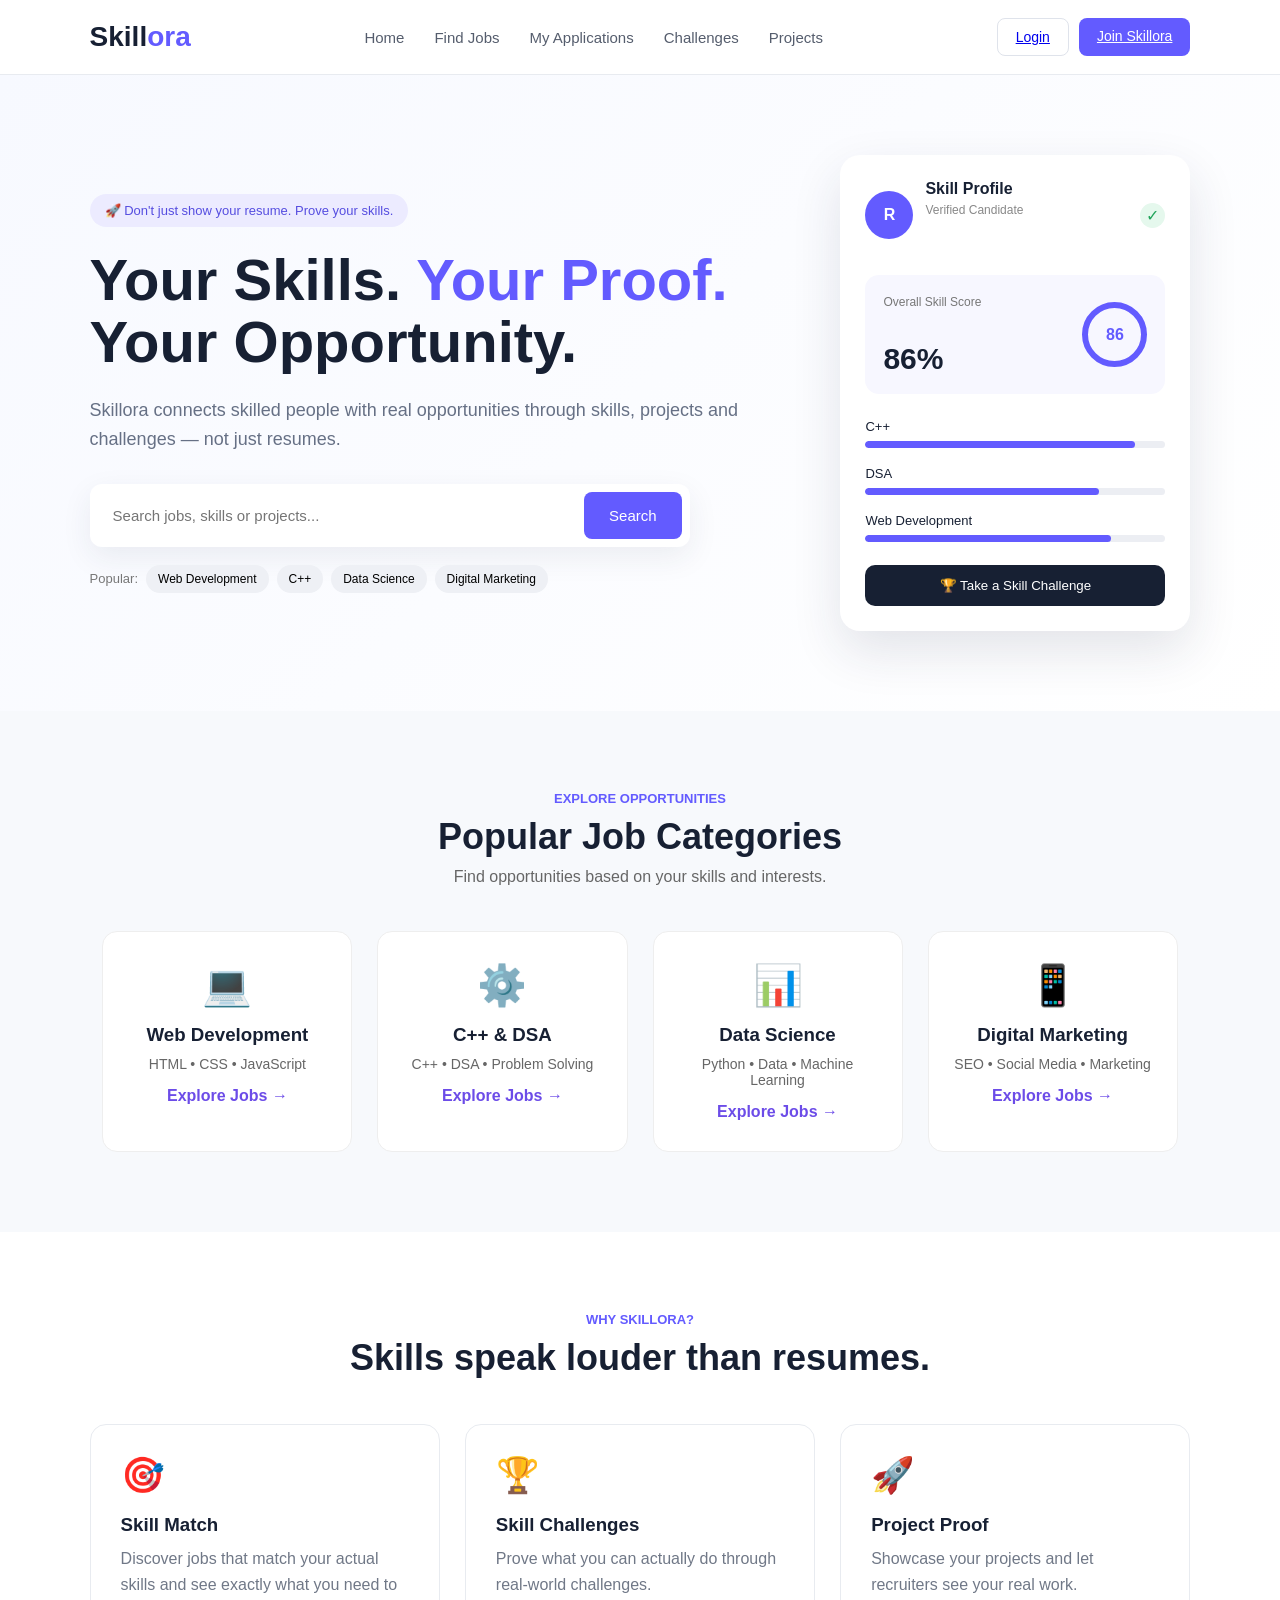
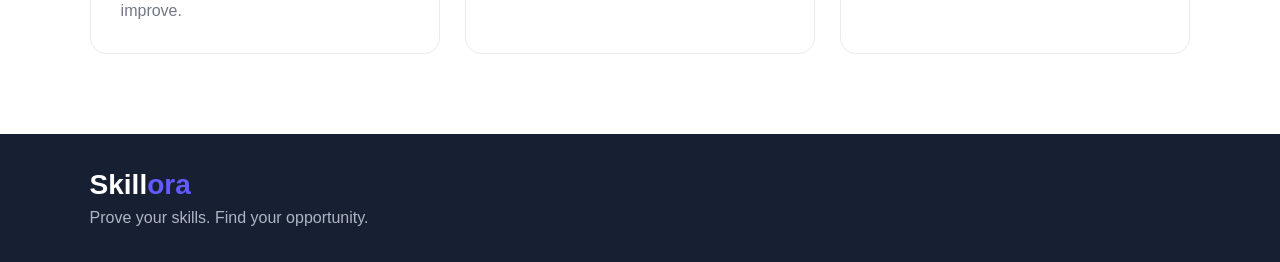
<file: index.html>
<!DOCTYPE html>
<html lang="en">
<head>
    <meta charset="UTF-8">

    <meta name="viewport" content="width=device-width, initial-scale=1.0">

    <title>Skillora - Prove Your Skills</title>

    <link rel="stylesheet" href="style.css">
</head>

<body>

    <!-- Navigation -->
    <nav class="navbar">

        <div class="logo">
            Skill<span>ora</span>
        </div>
        <div class="nav-links">
    <a href="index.html">Home</a>
    <a href="jobs.html">Find Jobs</a>
    <a href="my-applications.html">My Applications</a>
   <a href="challenges.html">Challenges</a>
    <a href="#">Projects</a>
</div>

       <div class="nav-buttons" id="navButtons">
    <a href="login.html" class="login-btn">Login</a>
    <a href="signup.html" class="signup-btn">Join Skillora</a>
</div>

    </nav>


    <!-- Hero Section -->
    <section class="hero">
        <div class="hero-content">

    <div class="badge">

                🚀 Don't just show your resume. Prove your skills.
            </div>

            <h1>
                Your Skills.
                <span>Your Proof.</span>
                Your Opportunity.
            </h1>

            <p>
                Skillora connects skilled people with real opportunities
                through skills, projects and challenges — not just resumes.
            </p>

            <div class="search-box">

                <input
                    type="text"
                    placeholder="Search jobs, skills or projects..."
                >

                <button onclick="searchJobs()">
                    Search
                </button>

            </div>

            <div class="quick-links">

                <span>Popular:</span>

                <button>Web Development</button>
                <button>C++</button>
                <button>Data Science</button>
                <button>Digital Marketing</button>

            </div>

        </div>


        <!-- Skill Card -->
        <div class="skill-card">

            <div class="card-top">
               <div class="profile-circle" id="profileInitial">
    R
</div>
                <div>
                  <h3 id="profileName">Skill Profile</h3>
<p id="profileEducation">Verified Candidate</p>
                </div>

                <span class="verified">✓</span>
            </div>


            <div class="skill-score">

                <div>
                    <p>Overall Skill Score</p>
                    <h2>86%</h2>
                </div>

                <div class="circle">
                    86
                </div>

            </div>


            <div class="skills">

      <div class="skills" id="profileSkills">

    <div class="skill">
        <span>C++</span>
        <div class="bar">
            <div style="width: 90%;"></div>
        </div>
    </div>

    <div class="skill">
        <span>DSA</span>
        <div class="bar">
            <div style="width: 78%;"></div>
        </div>
    </div>

    <div class="skill">
        <span>Web Development</span>
        <div class="bar">
            <div style="width: 82%;"></div>
        </div>
    </div>

</div>


            <button class="challenge-btn">
                🏆 Take a Skill Challenge
            </button>

        </div>

    </section>

    <!-- Popular Job Categories -->

<section class="categories">

    <div class="section-title">
        <p>EXPLORE OPPORTUNITIES</p>

        <h2>Popular Job Categories</h2>

        <span>
            Find opportunities based on your skills and interests.
        </span>
    </div>

    <div class="category-container">

        <div class="category-card">
            <div class="category-icon">💻</div>
            <h3>Web Development</h3>
            <p>HTML • CSS • JavaScript</p>
            <a href="jobs.html">Explore Jobs →</a>
        </div>

        <div class="category-card">
            <div class="category-icon">⚙️</div>
            <h3>C++ & DSA</h3>
            <p>C++ • DSA • Problem Solving</p>
            <a href="jobs.html">Explore Jobs →</a>
        </div>

        <div class="category-card">
            <div class="category-icon">📊</div>
            <h3>Data Science</h3>
            <p>Python • Data • Machine Learning</p>
            <a href="jobs.html">Explore Jobs →</a>
        </div>

        <div class="category-card">
            <div class="category-icon">📱</div>
            <h3>Digital Marketing</h3>
            <p>SEO • Social Media • Marketing</p>
            <a href="jobs.html">Explore Jobs →</a>
        </div>

    </div>

</section>
    <!-- Features -->
    <section class="features">

        <div class="section-title">
            <p>WHY SKILLORA?</p>

            <h2>
                Skills speak louder than resumes.
            </h2>
        </div>


        <div class="feature-container">

            <div class="feature-card">
                <div class="icon">🎯</div>

                <h3>Skill Match</h3>

                <p>
                    Discover jobs that match your actual skills
                    and see exactly what you need to improve.
                </p>
            </div>


            <div class="feature-card">
                <div class="icon">🏆</div>

                <h3>Skill Challenges</h3>

                <p>
                    Prove what you can actually do through
                    real-world challenges.
                </p>
            </div>


            <div class="feature-card">
                <div class="icon">🚀</div>

                <h3>Project Proof</h3>

                <p>
                    Showcase your projects and let recruiters
                    see your real work.
                </p>
            </div>

        </div>

    </section>


    <!-- Footer -->
    <footer>

        <div class="logo">
            Skill<span>ora</span>
        </div>

        <p>
            Prove your skills. Find your opportunity.
        </p>

    </footer>


    <script src="script.js"></script>

</body>
</html>
</file>
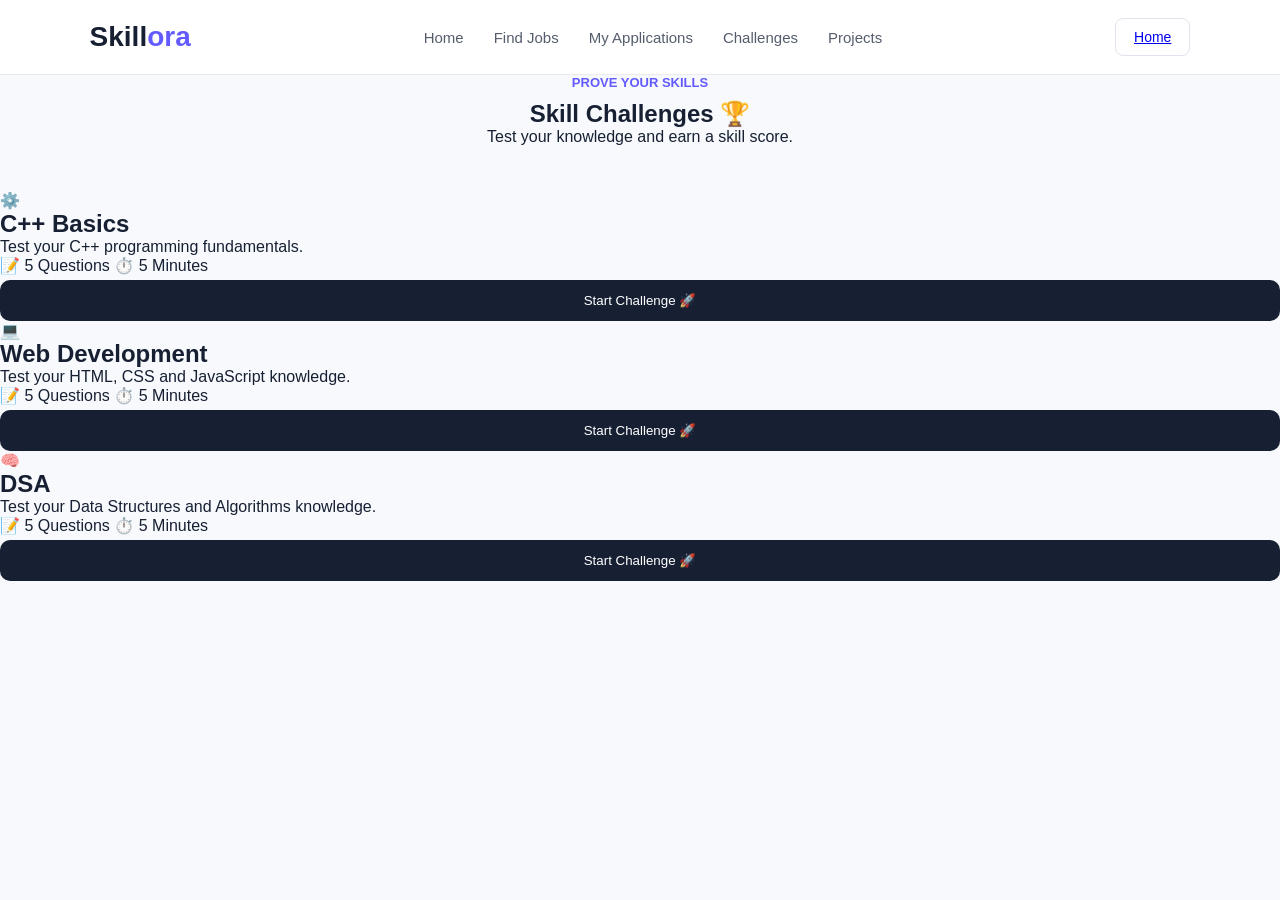
<file: challenges.html>
<!DOCTYPE html>
<html lang="en">

<head>
    <meta charset="UTF-8">
    <meta name="viewport" content="width=device-width, initial-scale=1.0">

    <title>Skill Challenges - Skillora</title>

    <link rel="stylesheet" href="style.css">
</head>

<body>

    <!-- Navigation -->

    <nav class="navbar">

        <div class="logo">
            Skill<span>ora</span>
        </div>

        <div class="nav-links">

            <a href="index.html">Home</a>

            <a href="jobs.html">Find Jobs</a>

            <a href="my-applications.html">My Applications</a>

            <a href="challenges.html">Challenges</a>

            <a href="#">Projects</a>

        </div>

        <div class="nav-buttons">

            <a href="index.html" class="login-btn">
                Home
            </a>

        </div>

    </nav>


    <!-- Challenge Section -->

    <section class="challenge-page">

        <div class="section-title">

            <p>PROVE YOUR SKILLS</p>

            <h1>Skill Challenges 🏆</h1>

            <span>
                Test your knowledge and earn a skill score.
            </span>

        </div>


        <div class="challenge-container">


            <!-- C++ Challenge -->

            <div class="challenge-card">

                <div class="challenge-icon">
                    ⚙️
                </div>

                <h2>C++ Basics</h2>

                <p>
                    Test your C++ programming fundamentals.
                </p>

                <div class="challenge-info">

                    <span>📝 5 Questions</span>

                    <span>⏱️ 5 Minutes</span>

                </div>

                <button
                    class="challenge-btn"
                    onclick="startChallenge()">

                    Start Challenge 🚀

                </button>

            </div>


            <!-- Web Challenge -->

            <div class="challenge-card">

                <div class="challenge-icon">
                    💻
                </div>

                <h2>Web Development</h2>

                <p>
                    Test your HTML, CSS and JavaScript knowledge.
                </p>

                <div class="challenge-info">

                    <span>📝 5 Questions</span>

                    <span>⏱️ 5 Minutes</span>

                </div>

                <button
                    class="challenge-btn"
                    onclick="alert('Web Development Challenge coming soon! 🚀')">

                    Start Challenge 🚀

                </button>

            </div>


            <!-- DSA Challenge -->

            <div class="challenge-card">

                <div class="challenge-icon">
                    🧠
                </div>

                <h2>DSA</h2>

                <p>
                    Test your Data Structures and Algorithms knowledge.
                </p>

                <div class="challenge-info">

                    <span>📝 5 Questions</span>

                    <span>⏱️ 5 Minutes</span>

                </div>

                <button
                    class="challenge-btn"
                    onclick="alert('DSA Challenge coming soon! 🚀')">

                    Start Challenge 🚀

                </button>

            </div>

        </div>

    </section>


    <script src="script.js"></script>

</body>

</html>
</file>
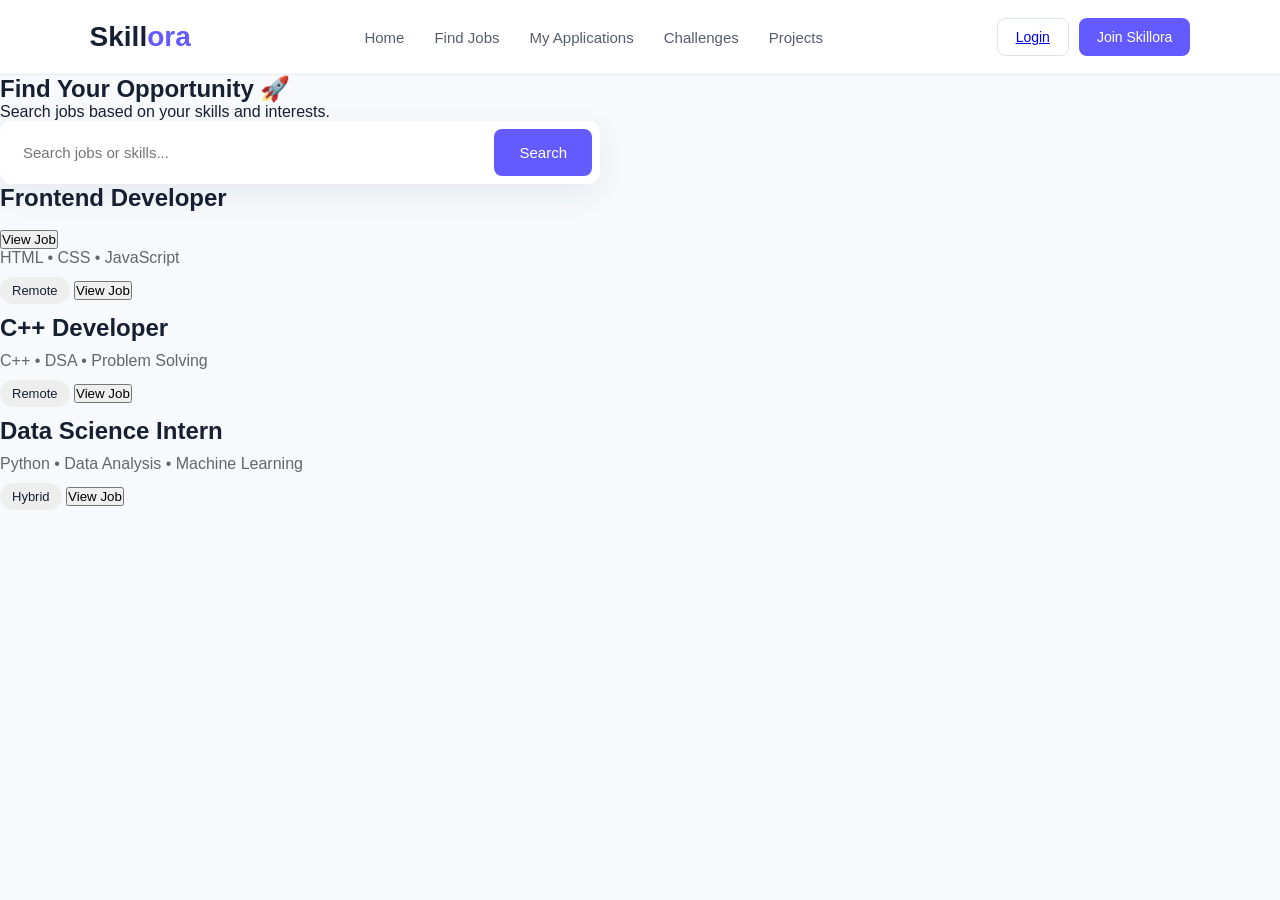
<file: jobs.html>
<!DOCTYPE html>
<html lang="en">
<head>
    <meta charset="UTF-8">
    <meta name="viewport" content="width=device-width, initial-scale=1.0">

    <title>Find Jobs - Skillora</title>

    <link rel="stylesheet" href="style.css">
</head>

<body>

    <nav class="navbar">

        <div class="logo">
            Skill<span>ora</span>
        </div>

        <div class="nav-links">
            <a href="index.html">Home</a>
            <a href="jobs.html">Find Jobs</a>
            <a href="my-applications.html">My Applications</a>
            <a href="#">Challenges</a>
            <a href="#">Projects</a>
        </div>

        <div class="nav-buttons">
            <a href="login.html" class="login-btn">Login</a>
            <button class="signup-btn">Join Skillora</button>
        </div>

    </nav>

    <section class="jobs-page">
        <style>
.job-card {
    transition: 0.3s;
    position: relative;
}

.job-card:hover {
    transform: translateY(-5px);
    box-shadow: 0 10px 25px rgba(0,0,0,0.12);
}

.job-card h2 {
    margin-bottom: 10px;
}

.job-card p {
    color: #666;
}

.job-card span {
    display: inline-block;
    margin: 10px 0;
    padding: 6px 12px;
    background: #eee;
    border-radius: 20px;
    font-size: 13px;
}

.job-card button {
    margin-top: 8px;
}
</style>

        <h1>Find Your Opportunity 🚀</h1>

        <p>
            Search jobs based on your skills and interests.
        </p>

        <div class="search-box">

            <input
                type="text"
                id="jobSearch"
                placeholder="Search jobs or skills..."
            >
            <script>
document.getElementById("jobSearch").addEventListener("keydown", function(event) {
    if (event.key === "Enter") {
        searchJobs();
    }
});
</script>

            <button onclick="searchJobs()">
                Search
            </button>

        </div>

        <div class="jobs-container">

            <div class="job-card">

                <h2>Frontend Developer</h2>
                <button onclick="openJob('Frontend Developer')">View Job</button>

                <p>HTML • CSS • JavaScript</p>

                <span>Remote</span>
                <button onclick="openJob('Frontend Developer')">View Job</button>

            </div>

            <div class="job-card">

                <h2>C++ Developer</h2>

                <p>C++ • DSA • Problem Solving</p>

                <span>Remote</span>
    <button onclick="openJob('C++ Developer')">View Job</button>

            </div>

            <div class="job-card">

                <h2>Data Science Intern</h2>

                <p>Python • Data Analysis • Machine Learning</p>

                <span>Hybrid</span>

                <button onclick="openJob('Data Science Intern')">View Job</button>

            </div>

        </div>

    </section>

    <script src="script.js"></script>

</body>
</html>
</file>
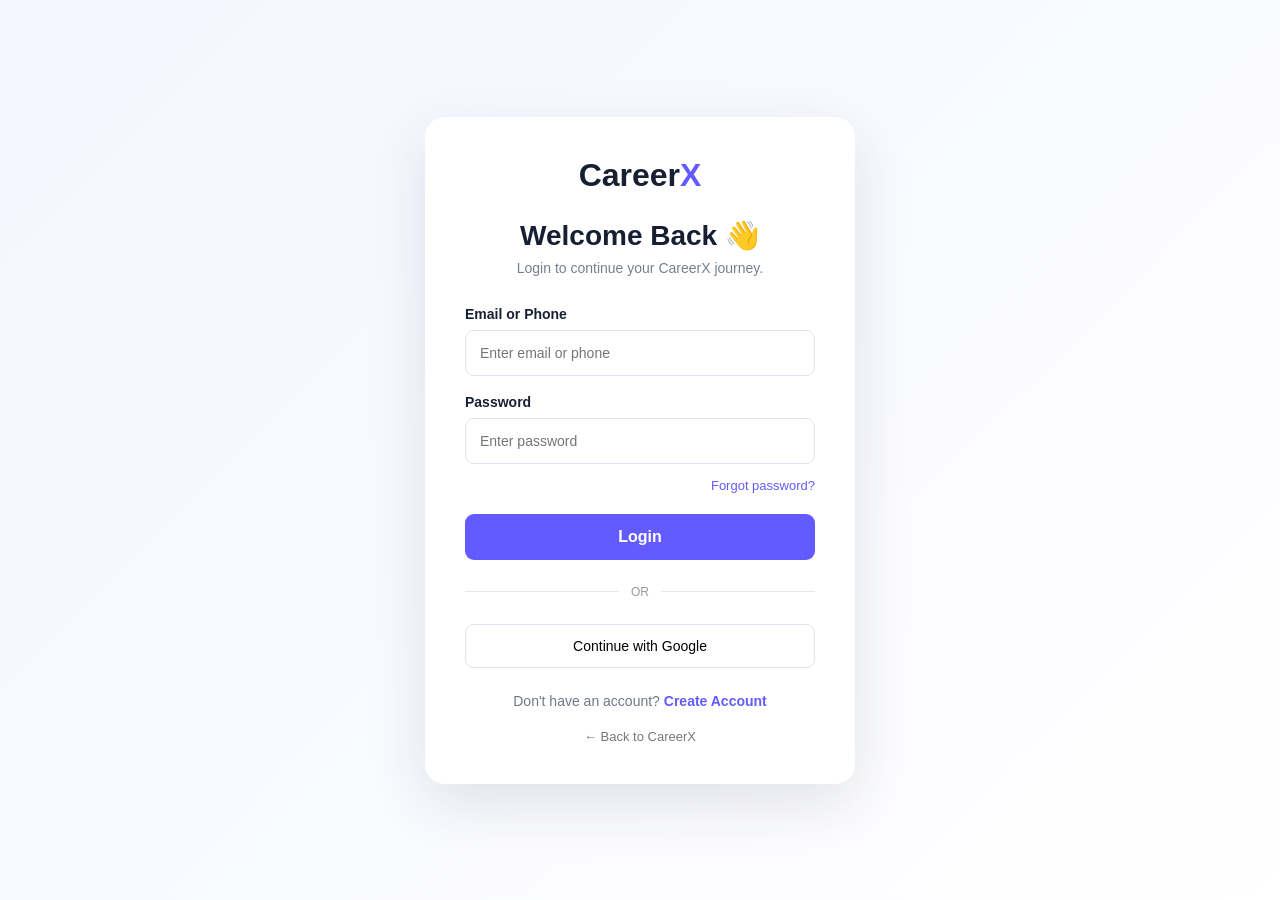
<file: login.html>
<!DOCTYPE html>
<html lang="en">
<head>
    <meta charset="UTF-8">
    <meta name="viewport" content="width=device-width, initial-scale=1.0">

    <title>Login - CareerX</title>

    <link rel="stylesheet" href="style.css">
</head>

<body class="login-page">

    <div class="login-container">

        <div class="login-logo">
            Career<span>X</span>
        </div>

        <h1>Welcome Back 👋</h1>

        <p class="login-subtitle">
            Login to continue your CareerX journey.
        </p>

        <form id="loginForm">

            <label>Email or Phone</label>

            <input
                type="text"
                id="loginEmail"
                placeholder="Enter email or phone"
                required
            >

            <label>Password</label>

            <input
                type="password"
                id="loginPassword"
                placeholder="Enter password"
                required
            >

            <div class="forgot">
                <a href="#">Forgot password?</a>
            </div>

            <button type="submit" class="login-main-btn">
                Login
            </button>

        </form>

        <div class="divider">
            <span>OR</span>
        </div>

        <button class="google-btn" type="button">
            Continue with Google
        </button>

        <p class="create-account">
            Don't have an account?
            <a href="signup.html">Create Account</a>
        </p>

        <a href="index.html" class="back-home">
            ← Back to CareerX
        </a>

    </div>

    <script src="script.js"></script>

</body>
</html>
</file>
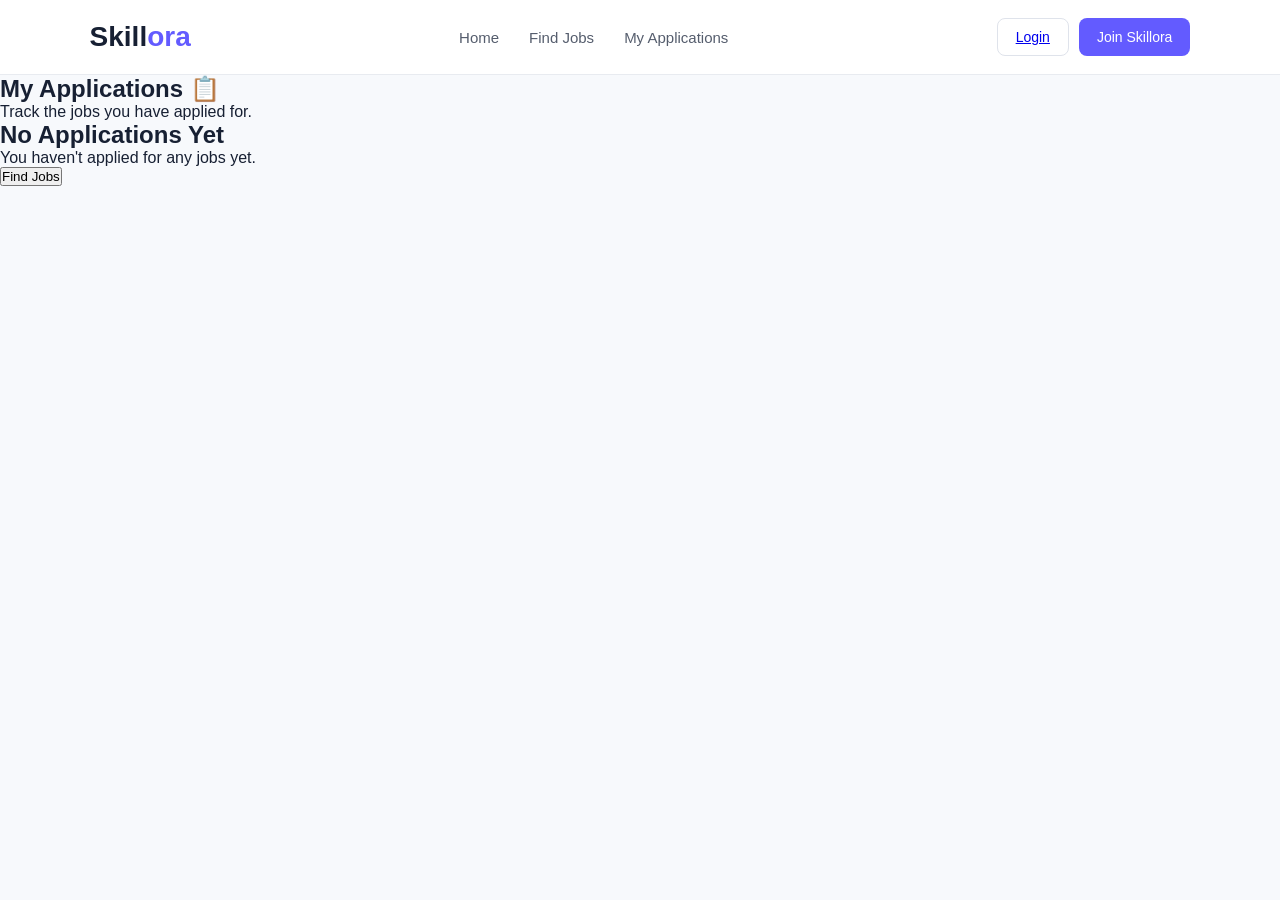
<file: my-applications.html>
<!DOCTYPE html>
<html lang="en">
<head>
    <meta charset="UTF-8">
    <meta name="viewport" content="width=device-width, initial-scale=1.0">

    <title>My Applications - Skillora</title>

    <link rel="stylesheet" href="style.css">
</head>

<body>

    <nav class="navbar">

        <div class="logo">
            Skill<span>ora</span>
        </div>

        <div class="nav-links">
            <a href="index.html">Home</a>
            <a href="jobs.html">Find Jobs</a>
            <a href="my-applications.html">My Applications</a>
        </div>

        <div class="nav-buttons">
            <a href="login.html" class="login-btn">Login</a>
            <button class="signup-btn">Join Skillora</button>
        </div>

    </nav>


    <section class="jobs-page">

        <h1>My Applications 📋</h1>

        <p>Track the jobs you have applied for.</p>

        <div id="applicationsContainer"></div>

    </section>


    <script>

        const applications =
            JSON.parse(localStorage.getItem("skilloraApplications")) || [];

        const container =
            document.getElementById("applicationsContainer");


        if (applications.length === 0) {

            container.innerHTML = `
                <div class="job-card">
                    <h2>No Applications Yet</h2>
                    <p>You haven't applied for any jobs yet.</p>
                    <a href="jobs.html">
                        <button>Find Jobs</button>
                    </a>
                </div>
            `;

        } else {

            applications.forEach(function(app) {

                container.innerHTML += `

                    <div class="job-card">

                        <h2>${app.job}</h2>

                        <p>
                            <strong>Name:</strong> ${app.name}
                        </p>

                        <p>
                            <strong>Email:</strong> ${app.email}
                        </p>

                        <p>
                            <strong>Phone:</strong> ${app.phone}
                        </p>

                        <p>
                            <strong>Skills:</strong> ${app.skills}
                        </p>
<select onchange="updateApplicationStatus(${applications.indexOf(app)}, this.value)"
    style="
        padding:8px;
        margin-top:10px;
        border-radius:6px;
        border:1px solid #ccc;
    ">

    <option value="Applied"
        ${(!app.status || app.status === "Applied") ? "selected" : ""}>
        🟡 Applied
    </option>

    <option value="Under Review"
        ${app.status === "Under Review" ? "selected" : ""}>
        🔵 Under Review
    </option>

    <option value="Shortlisted"
        ${app.status === "Shortlisted" ? "selected" : ""}>
        🟢 Shortlisted
    </option>

    <option value="Rejected"
        ${app.status === "Rejected" ? "selected" : ""}>
        🔴 Rejected
    </option>

</select>

                    </div>

                `;

            });

        }
        function updateApplicationStatus(index, status) {

    let applications =
        JSON.parse(localStorage.getItem("skilloraApplications")) || [];

    applications[index].status = status;

    localStorage.setItem(
        "skilloraApplications",
        JSON.stringify(applications)
    );

    alert("Application status updated! ✅");
}
    </script>

</body>
</html>
</file>
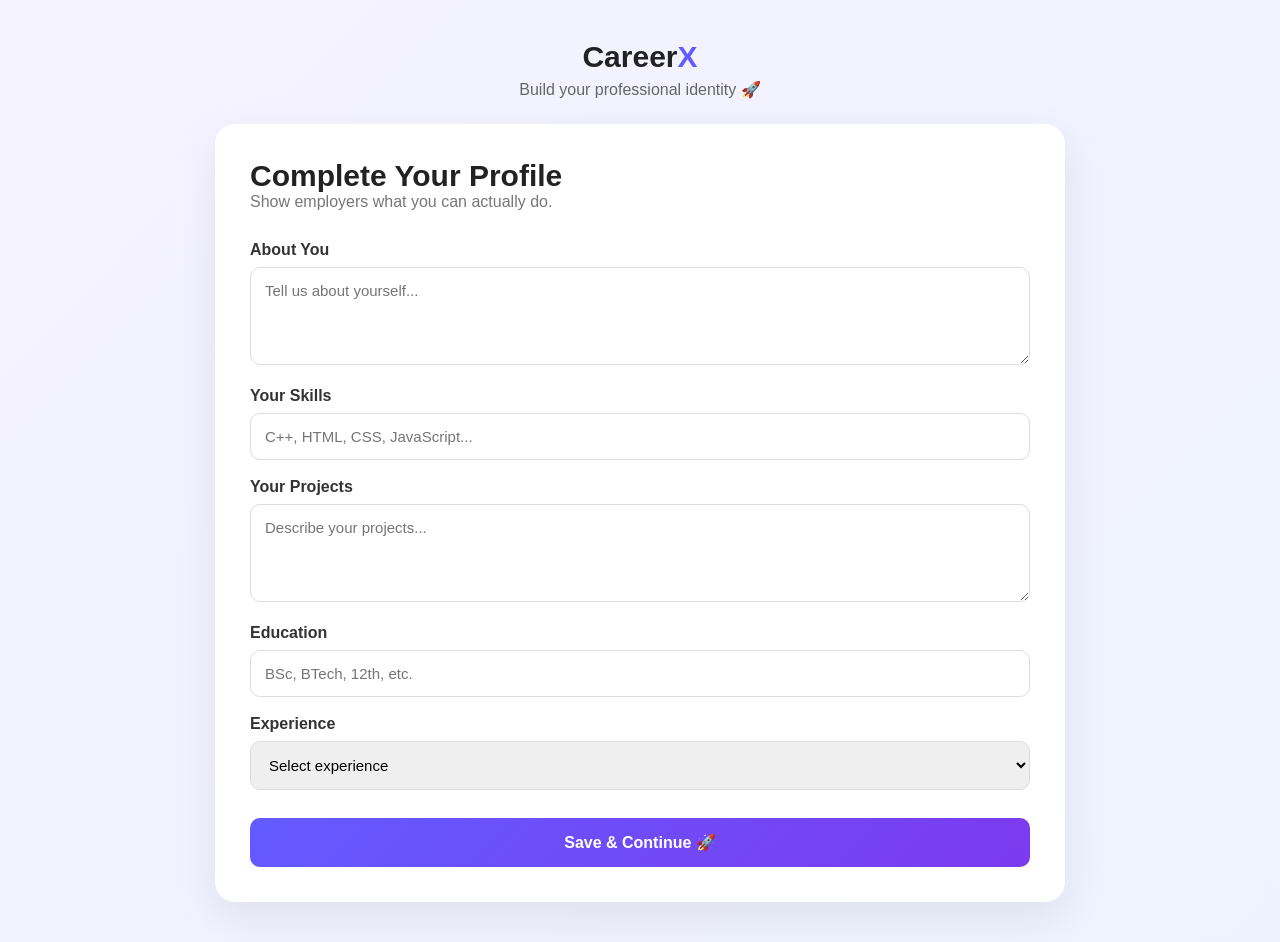
<file: profile.html>
<!DOCTYPE html>
<html lang="en">
<head>
    <meta charset="UTF-8">
    <meta name="viewport" content="width=device-width, initial-scale=1.0">

    <title>Profile Setup - CareerX</title>

    <link rel="stylesheet" href="style.css">
</head>

<body class="profile-page">

    <div class="profile-container">

        <div class="profile-header">
            <div class="profile-logo">
                Career<span>X</span>
            </div>

            <p>Build your professional identity 🚀</p>
        </div>

        <div class="profile-card">

            <h1>Complete Your Profile</h1>

            <p class="profile-subtitle">
                Show employers what you can actually do.
            </p>

            <form id="profileForm">

                <label>About You</label>

                <textarea
                    id="about"
                    placeholder="Tell us about yourself..."
                    rows="4"
                    required
                ></textarea>

                <label>Your Skills</label>

                <input
                    type="text"
                    id="skills"
                    placeholder="C++, HTML, CSS, JavaScript..."
                    required
                >

                <label>Your Projects</label>

                <textarea
                    id="projects"
                    placeholder="Describe your projects..."
                    rows="4"
                    required
                ></textarea>

                <label>Education</label>

                <input
                    type="text"
                    id="education"
                    placeholder="BSc, BTech, 12th, etc."
                    required
                >

                <label>Experience</label>

                <select id="experience" required>
                    <option value="">Select experience</option>
                    <option value="Fresher">Fresher</option>
                    <option value="0-1">0–1 Year</option>
                    <option value="1-3">1–3 Years</option>
                    <option value="3+">3+ Years</option>
                </select>

                <button type="submit" class="profile-btn">
                    Save & Continue 🚀
                </button>

            </form>

        </div>

    </div>

    <script src="script.js"></script>

</body>
</html>
</file>
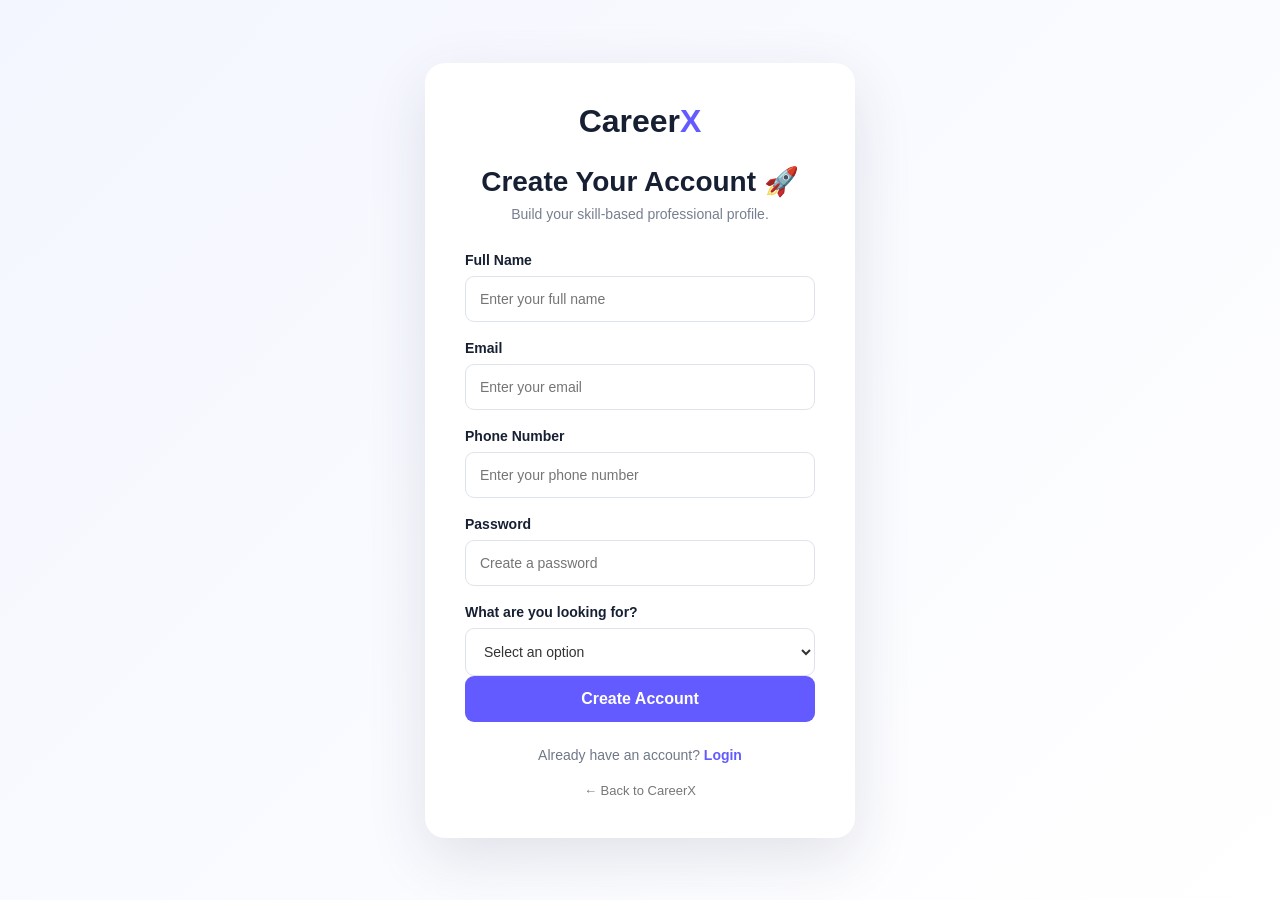
<file: signup.html>
<!DOCTYPE html>
<html lang="en">
<head>
    <meta charset="UTF-8">
    <meta name="viewport" content="width=device-width, initial-scale=1.0">

    <title>Create Account - CareerX</title>

    <link rel="stylesheet" href="style.css">
</head>

<body class="login-page">

    <div class="login-container">

        <div class="login-logo">
            Career<span>X</span>
        </div>

        <h1>Create Your Account 🚀</h1>

        <p class="login-subtitle">
            Build your skill-based professional profile.
        </p>

        <form id="signupForm">

            <label>Full Name</label>

            <input
                type="text"
                id="fullName"
                placeholder="Enter your full name"
                required
            >

            <label>Email</label>

            <input
                type="email"
                id="signupEmail"
                placeholder="Enter your email"
                required
            >

            <label>Phone Number</label>

            <input
                type="tel"
                id="phone"
                placeholder="Enter your phone number"
                required
            >

            <label>Password</label>

            <input
                type="password"
                id="signupPassword"
                placeholder="Create a password"
                required
            >

            <label>What are you looking for?</label>

            <select id="accountType" required>
                <option value="">Select an option</option>
                <option value="job">I'm looking for a Job</option>
                <option value="recruiter">I'm hiring</option>
            </select>

            <button type="submit" class="login-main-btn">
                Create Account
            </button>

        </form>

        <p class="create-account">
            Already have an account?
            <a href="login.html">Login</a>
        </p>

        <a href="index.html" class="back-home">
            ← Back to CareerX
        </a>

    </div>

    <script src="script.js"></script>

</body>
</html>
</file>
<file: style.css>
* {
    margin: 0;
    padding: 0;
    box-sizing: border-box;
}

body {
    font-family: Arial, sans-serif;
    background: #f7f9fc;
    color: #172033;
}


/* ================= NAVBAR ================= */

.navbar {
    height: 75px;
    background: white;
    display: flex;
    align-items: center;
    justify-content: space-between;
    padding: 0 7%;
    border-bottom: 1px solid #e8ebf0;
}

.logo {
    font-size: 28px;
    font-weight: 800;
    color: #172033;
}

.logo span {
    color: #635bff;
}

.nav-links {
    display: flex;
    gap: 30px;
}

.nav-links a {
    text-decoration: none;
    color: #555d6d;
    font-size: 15px;
}

.nav-links a:hover {
    color: #635bff;
}

.nav-buttons {
    display: flex;
    gap: 10px;
}

.login-btn,
.signup-btn {
    padding: 10px 18px;
    border-radius: 8px;
    cursor: pointer;
    font-size: 14px;
}

.login-btn {
    background: white;
    border: 1px solid #dfe3eb;
}

.signup-btn {
    background: #635bff;
    color: white;
    border: none;
}


/* ================= HERO ================= */

.hero {
    min-height: 600px;
    display: flex;
    align-items: center;
    justify-content: space-between;
    gap: 70px;
    padding: 80px 7%;
    background: linear-gradient(135deg, #f7f9ff, #ffffff);
}

.hero-content {
    max-width: 650px;
}

.badge {
    display: inline-block;
    background: #ecebff;
    color: #554de0;
    padding: 9px 15px;
    border-radius: 30px;
    font-size: 13px;
    margin-bottom: 22px;
}

.hero h1 {
    font-size: 58px;
    line-height: 1.08;
    margin-bottom: 22px;
}

.hero h1 span {
    color: #635bff;
}

.hero p {
    font-size: 18px;
    line-height: 1.6;
    color: #667085;
    margin-bottom: 30px;
}


/* ================= SEARCH ================= */

.search-box {
    background: white;
    padding: 8px;
    border-radius: 12px;
    display: flex;
    max-width: 600px;
    box-shadow: 0 10px 30px rgba(40, 50, 80, 0.08);
}

.search-box input {
    flex: 1;
    border: none;
    outline: none;
    padding: 15px;
    font-size: 15px;
}

.search-box button {
    background: #635bff;
    color: white;
    border: none;
    padding: 0 25px;
    border-radius: 8px;
    cursor: pointer;
    font-size: 15px;
}

.search-box button:hover {
    background: #5149e5;
}

.quick-links {
    margin-top: 18px;
    display: flex;
    gap: 8px;
    flex-wrap: wrap;
    align-items: center;
}

.quick-links span {
    color: #777;
    font-size: 13px;
}

.quick-links button {
    border: none;
    background: #eef0f5;
    padding: 7px 12px;
    border-radius: 20px;
    cursor: pointer;
    font-size: 12px;
}


/* ================= SKILL CARD ================= */

.skill-card {
    width: 350px;
    background: white;
    border-radius: 20px;
    padding: 25px;
    box-shadow: 0 20px 50px rgba(35, 45, 75, 0.12);
}

.card-top {
    display: flex;
    align-items: center;
    gap: 12px;
}

.profile-circle {
    width: 48px;
    height: 48px;
    border-radius: 50%;
    background: #635bff;
    color: white;
    display: flex;
    align-items: center;
    justify-content: center;
    font-weight: bold;
}

.card-top h3 {
    font-size: 16px;
}

.card-top p {
    font-size: 12px;
    color: #888;
    margin-top: 3px;
}

.verified {
    margin-left: auto;
    background: #e5f8ed;
    color: #20a45a;
    width: 25px;
    height: 25px;
    border-radius: 50%;
    display: flex;
    align-items: center;
    justify-content: center;
}


/* ================= SCORE ================= */

.skill-score {
    margin: 25px 0;
    padding: 18px;
    background: #f7f7ff;
    border-radius: 14px;
    display: flex;
    justify-content: space-between;
    align-items: center;
}

.skill-score p {
    font-size: 12px;
    color: #777;
}

.skill-score h2 {
    font-size: 30px;
    margin-top: 5px;
}

.circle {
    width: 65px;
    height: 65px;
    border-radius: 50%;
    border: 6px solid #635bff;
    display: flex;
    align-items: center;
    justify-content: center;
    font-weight: bold;
    color: #635bff;
}


/* ================= SKILLS ================= */

.skill {
    margin-bottom: 18px;
}

.skill > span {
    display: block;
    font-size: 13px;
    margin-bottom: 7px;
}

.bar {
    height: 7px;
    background: #eceef3;
    border-radius: 10px;
    overflow: hidden;
}

.bar div {
    height: 100%;
    background: #635bff;
    border-radius: 10px;
}


/* ================= CHALLENGE ================= */

.challenge-btn {
    width: 100%;
    padding: 13px;
    border: none;
    border-radius: 10px;
    background: #172033;
    color: white;
    cursor: pointer;
    margin-top: 5px;
}

.challenge-btn:hover {
    background: #635bff;
}


/* ================= FEATURES ================= */

.features {
    padding: 80px 7%;
    background: white;
}

.section-title {
    text-align: center;
    margin-bottom: 45px;
}

.section-title p {
    color: #635bff;
    font-size: 13px;
    font-weight: bold;
    margin-bottom: 10px;
}

.section-title h2 {
    font-size: 36px;
}

.feature-container {
    display: grid;
    grid-template-columns: repeat(3, 1fr);
    gap: 25px;
}

.feature-card {
    padding: 30px;
    border: 1px solid #e8ebf0;
    border-radius: 16px;
    transition: 0.3s;
}

.feature-card:hover {
    transform: translateY(-6px);
    box-shadow: 0 15px 35px rgba(30, 40, 70, 0.08);
}

.icon {
    font-size: 35px;
    margin-bottom: 18px;
}

.feature-card h3 {
    margin-bottom: 10px;
}

.feature-card p {
    color: #707887;
    line-height: 1.6;
}


/* ================= FOOTER ================= */

footer {
    padding: 35px 7%;
    background: #172033;
    color: white;
}

footer .logo {
    color: white;
}

footer p {
    margin-top: 8px;
    color: #aeb5c3;
}


/* ================= MOBILE ================= */

@media (max-width: 900px) {

    .nav-links {
        display: none;
    }

    .hero {
        flex-direction: column;
        text-align: center;
        padding: 60px 5%;
    }

    .hero h1 {
        font-size: 42px;
    }

    .skill-card {
        width: 100%;
        max-width: 380px;
    }

    .feature-container {
        grid-template-columns: 1fr;
    }

    .quick-links {
        justify-content: center;
    }

}

@media (max-width: 500px) {

    .navbar {
        padding: 0 4%;
    }

    .login-btn {
        display: none;
    }

    .logo {
        font-size: 24px;
    }

    .hero h1 {
        font-size: 35px;
    }

    .hero p {
        font-size: 16px;
    }

    .search-box {
        flex-direction: column;
        gap: 8px;
    }

    .search-box button {
        padding: 13px;
    }

}
/* ================= LOGIN PAGE ================= */

.login-page {
    min-height: 100vh;
    display: flex;
    justify-content: center;
    align-items: center;
    background: linear-gradient(135deg, #f4f6ff, #ffffff);
    padding: 30px;
}

.login-container {
    width: 100%;
    max-width: 430px;
    background: white;
    padding: 40px;
    border-radius: 20px;
    box-shadow: 0 20px 60px rgba(30, 40, 70, 0.12);
}

.login-logo {
    text-align: center;
    font-size: 32px;
    font-weight: 800;
    margin-bottom: 25px;
    color: #172033;
}

.login-logo span {
    color: #635bff;
}

.login-container h1 {
    text-align: center;
    font-size: 28px;
    margin-bottom: 8px;
}

.login-subtitle {
    text-align: center;
    color: #777f8f;
    font-size: 14px;
    margin-bottom: 30px;
}

.login-container label {
    display: block;
    font-size: 14px;
    font-weight: 600;
    margin-bottom: 8px;
    margin-top: 18px;
}

.login-container input {
    width: 100%;
    padding: 14px;
    border: 1px solid #dfe3eb;
    border-radius: 9px;
    outline: none;
    font-size: 14px;
}

.login-container input:focus {
    border-color: #635bff;
    box-shadow: 0 0 0 3px rgba(99, 91, 255, 0.1);
}

.forgot {
    text-align: right;
    margin: 12px 0 20px;
}

.forgot a {
    color: #635bff;
    text-decoration: none;
    font-size: 13px;
}

.login-main-btn {
    width: 100%;
    padding: 14px;
    border: none;
    border-radius: 9px;
    background: #635bff;
    color: white;
    font-size: 16px;
    font-weight: 600;
    cursor: pointer;
}

.login-main-btn:hover {
    background: #5149e5;
}

.divider {
    display: flex;
    align-items: center;
    gap: 12px;
    margin: 25px 0;
    color: #999;
    font-size: 12px;
}

.divider::before,
.divider::after {
    content: "";
    height: 1px;
    background: #e5e7eb;
    flex: 1;
}

.google-btn {
    width: 100%;
    padding: 13px;
    background: white;
    border: 1px solid #dfe3eb;
    border-radius: 9px;
    cursor: pointer;
    font-size: 14px;
}

.google-btn:hover {
    background: #f7f8fa;
}

.create-account {
    text-align: center;
    margin-top: 25px;
    font-size: 14px;
    color: #707887;
}

.create-account a {
    color: #635bff;
    font-weight: 600;
    text-decoration: none;
}

.back-home {
    display: block;
    text-align: center;
    margin-top: 20px;
    color: #777;
    text-decoration: none;
    font-size: 13px;
}
/* ================= SIGNUP SELECT ================= */

.login-container select {
    width: 100%;
    padding: 14px;
    border: 1px solid #dfe3eb;
    border-radius: 9px;
    outline: none;
    font-size: 14px;
    background: white;
    color: #333;
    cursor: pointer;
}

.login-container select:focus {
    border-color: #635bff;
    box-shadow: 0 0 0 3px rgba(99, 91, 255, 0.1);
}
/* ================= PROFILE PAGE ================= */

.profile-page {
    min-height: 100vh;
    background: linear-gradient(135deg, #f5f3ff, #eef2ff);
    padding: 40px 20px;
}

.profile-container {
    max-width: 850px;
    margin: auto;
}

.profile-header {
    text-align: center;
    margin-bottom: 25px;
}

.profile-logo {
    font-size: 30px;
    font-weight: 800;
    color: #222;
}

.profile-logo span {
    color: #635bff;
}

.profile-header p {
    color: #666;
    margin-top: 6px;
}

.profile-card {
    background: white;
    padding: 35px;
    border-radius: 20px;
    box-shadow: 0 15px 45px rgba(0, 0, 0, 0.08);
}

.profile-card h1 {
    margin: 0;
    font-size: 30px;
    color: #222;
}

.profile-subtitle {
    color: #777;
    margin-bottom: 30px;
}

.profile-card label {
    display: block;
    margin: 18px 0 8px;
    font-weight: 600;
    color: #333;
}

.profile-card input,
.profile-card textarea,
.profile-card select {
    width: 100%;
    padding: 14px;
    border: 1px solid #ddd;
    border-radius: 10px;
    font-size: 15px;
    box-sizing: border-box;
    outline: none;
    font-family: inherit;
}

.profile-card textarea {
    resize: vertical;
}

.profile-card input:focus,
.profile-card textarea:focus,
.profile-card select:focus {
    border-color: #635bff;
    box-shadow: 0 0 0 3px rgba(99, 91, 255, 0.1);
}

.profile-btn {
    width: 100%;
    margin-top: 28px;
    padding: 15px;
    border: none;
    border-radius: 10px;
    background: linear-gradient(135deg, #635bff, #7c3aed);
    color: white;
    font-size: 16px;
    font-weight: 700;
    cursor: pointer;
}

.profile-btn:hover {
    opacity: 0.92;
    transform: translateY(-1px);
}

@media (max-width: 600px) {

    .profile-page {
        padding: 20px 12px;
    }

    .profile-card {
        padding: 22px;
    }

    .profile-card h1 {
        font-size: 24px;
    }
}
/* Popular Job Categories */

.categories {
    padding: 80px 8%;
    text-align: center;
}

.categories .section-title span {
    display: block;
    margin-top: 10px;
    color: #666;
}

.category-container {
    display: grid;
    grid-template-columns: repeat(4, 1fr);
    gap: 25px;
    margin-top: 40px;
}

.category-card {
    background: white;
    padding: 30px 20px;
    border-radius: 15px;
    border: 1px solid #eee;
    transition: 0.3s;
}

.category-card:hover {
    transform: translateY(-8px);
    box-shadow: 0 12px 30px rgba(0,0,0,0.12);
}

.category-icon {
    font-size: 40px;
    margin-bottom: 15px;
}

.category-card h3 {
    margin-bottom: 10px;
}

.category-card p {
    color: #666;
    font-size: 14px;
}

.category-card a {
    display: inline-block;
    margin-top: 15px;
    color: #6c4ce8;
    text-decoration: none;
    font-weight: 600;
}
</file>
